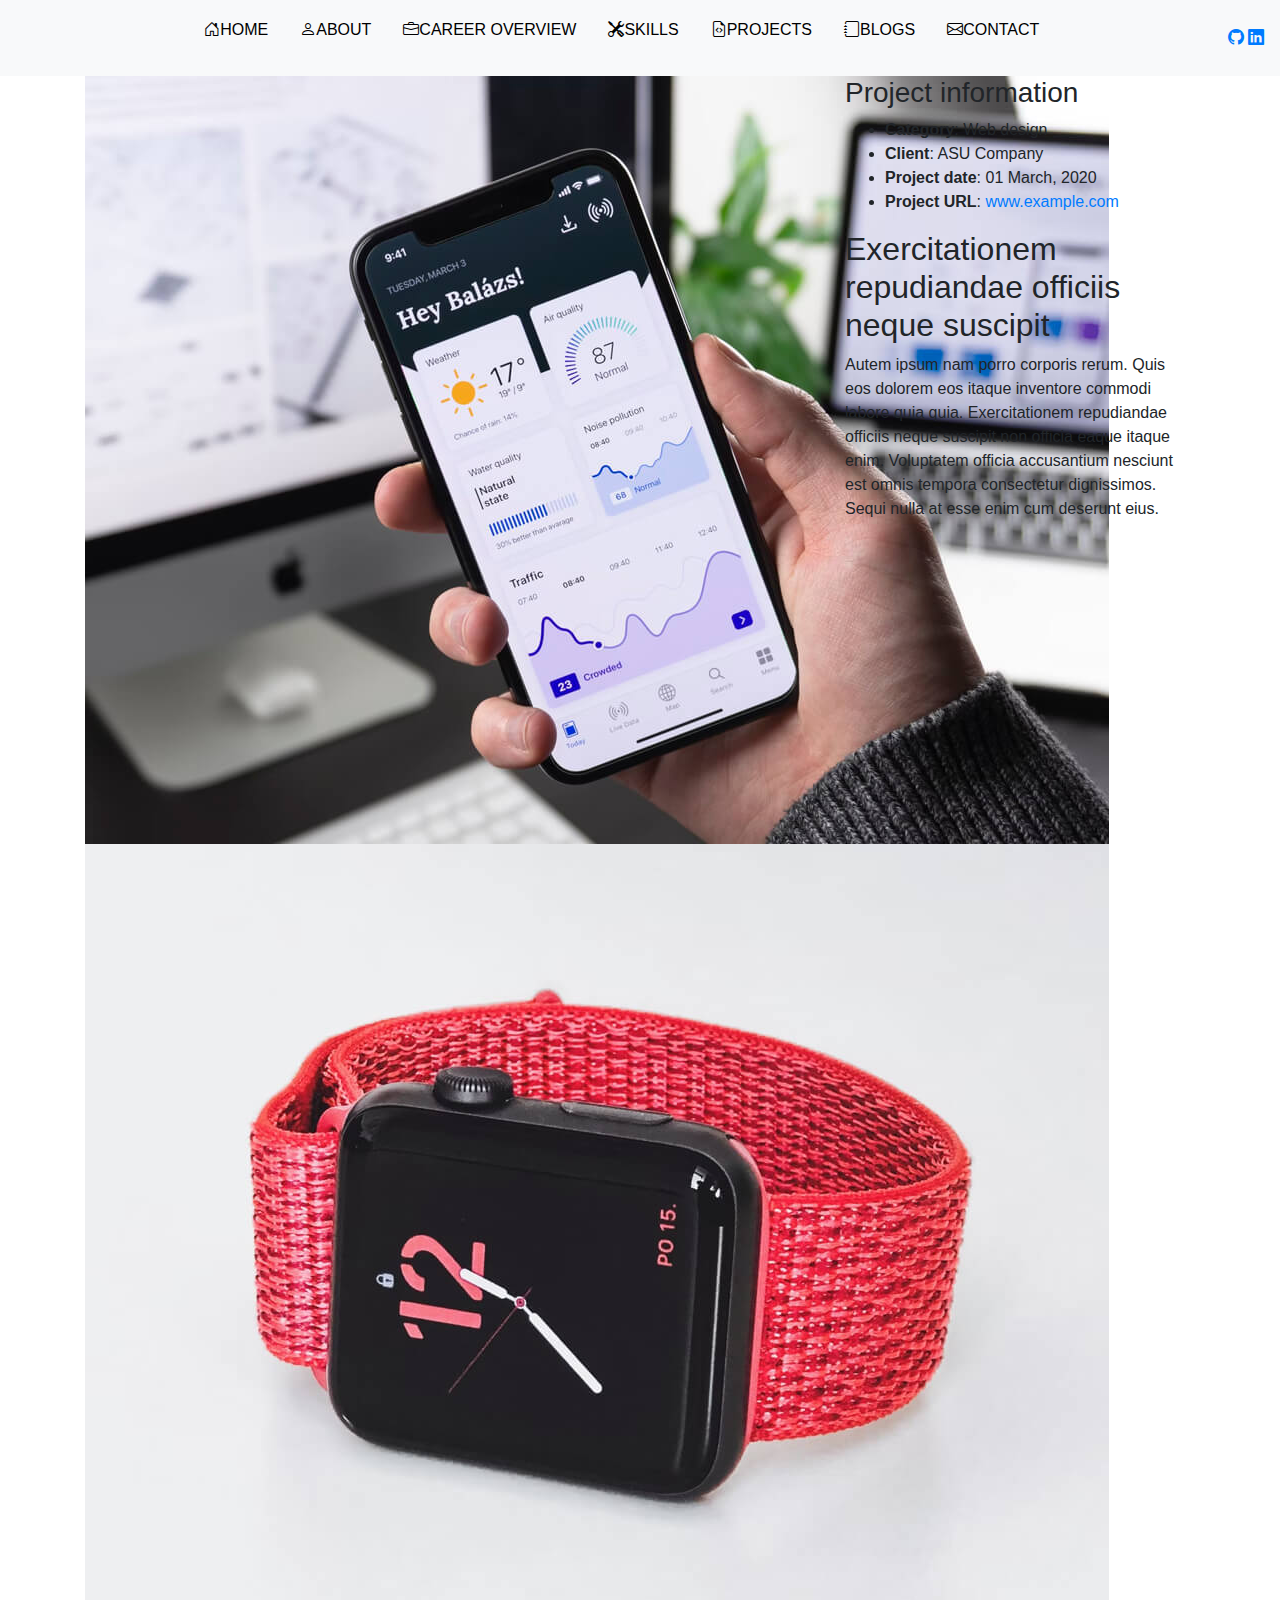
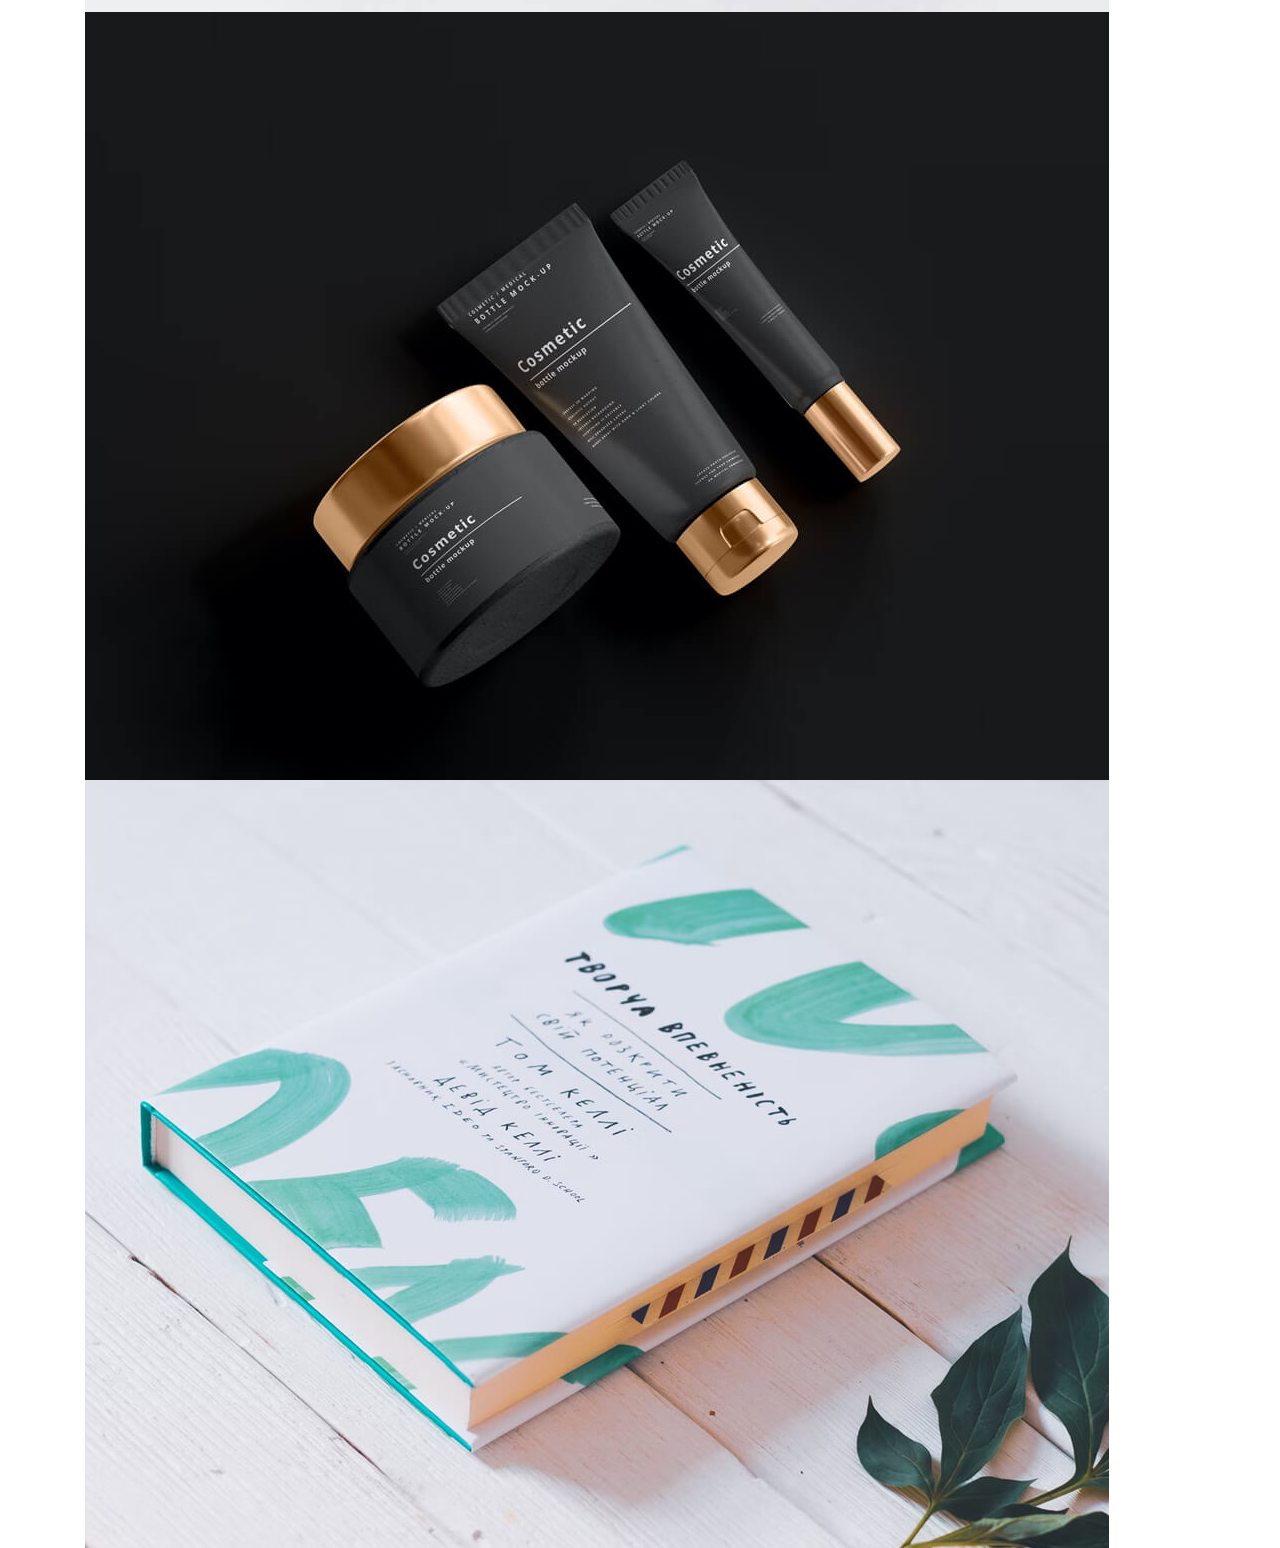
<file: portfolio-details.html>
<!DOCTYPE html>
<html lang="en">
<head>
    <meta charset="UTF-8">
    <meta name="viewport" content="width=device-width, initial-scale=1.0">
    <link rel="stylesheet" href="https://cdn.jsdelivr.net/npm/bootstrap-icons/font/bootstrap-icons.css">
    <link rel="stylesheet" href="https://stackpath.bootstrapcdn.com/bootstrap/4.5.2/css/bootstrap.min.css">
    <title>Project Details</title>
    <style>
        .index-page {
            font-family: Arial, sans-serif;
        }
        .header {
            background-color: #f8f9fa;
            padding: 10px 20px;
            position: sticky;
            top: 0;
            z-index: 1000;
        }
        .nav-link {
            color: black;
            text-decoration: none;
        }
        .nav-link:hover {
            text-decoration: underline;
        }
        #project-details {
            padding: 50px 20px;
            background-color: #e9ecef;
        }
        .project-title {
            margin-bottom: 20px;
        }
    </style>
</head>
<body class="index-page">

<header id="header" class="header d-flex justify-content-between align-items-center px-3">
    <div class="d-flex align-items-center">
        <i class="header-toggle d-xl-none bi bi-list" style="font-size: 24px; color: black;"></i>
    </div>

    <!-- Navigation Menu -->
    <nav id="navmenu" class="navmenu">
        <ul class="d-flex list-unstyled">
            <li class="me-3"><a href="#home" class="nav-link hoverable"><i class="bi bi-house-door me-1"></i>HOME</a></li>
            <li class="me-3"><a href="#about" class="nav-link hoverable"><i class="bi bi-person me-1"></i>ABOUT</a></li>
            <li class="me-3"><a href="#career-overview" class="nav-link hoverable"><i class="bi bi-briefcase me-1"></i>CAREER OVERVIEW</a></li>
            <li class="me-3"><a href="#skills" class="nav-link hoverable"><i class="bi bi-tools me-1"></i>SKILLS</a></li>
            <li class="me-3"><a href="#portfolio" class="nav-link hoverable"><i class="bi bi-file-earmark-code me-1"></i>PROJECTS</a></li>
            <li class="me-3"><a href="#services" class="nav-link hoverable"><i class="bi bi-journal me-1"></i>BLOGS</a></li>
            <li class="me-3"><a href="#contact" class="nav-link hoverable"><i class="bi bi-envelope me-1"></i>CONTACT</a></li>
        </ul>
    </nav>

    <!-- Social Links -->
    <div class="social-links ms-3">
        <a href="https://github.com/sanjana-garimella" target="_blank" class="me-2"><i class="bi bi-github"></i></a>
        <a href="https://www.linkedin.com/in/gayatri-sanjana-garimella-745902157/" target="_blank" class="me-2"><i class="bi bi-linkedin"></i></a>
    </div>
</header>

<section id="portfolio-details" class="portfolio-details section">

  <div class="container" data-aos="fade-up" data-aos-delay="100">

    <div class="row gy-4">

      <div class="col-lg-8">
        <div class="portfolio-details-slider swiper init-swiper">

          <script type="application/json" class="swiper-config">
            {
              "loop": true,
              "speed": 600,
              "autoplay": {
                "delay": 5000
              },
              "slidesPerView": "auto",
              "pagination": {
                "el": ".swiper-pagination",
                "type": "bullets",
                "clickable": true
              }
            }
          </script>

          <div class="swiper-wrapper align-items-center">

            <div class="swiper-slide">
              <img src="assets/img/portfolio/app-1.jpg" alt="">
            </div>

            <div class="swiper-slide">
              <img src="assets/img/portfolio/product-1.jpg" alt="">
            </div>

            <div class="swiper-slide">
              <img src="assets/img/portfolio/branding-1.jpg" alt="">
            </div>

            <div class="swiper-slide">
              <img src="assets/img/portfolio/books-1.jpg" alt="">
            </div>

          </div>
          <div class="swiper-pagination"></div>
        </div>
      </div>

      <div class="col-lg-4">
        <div class="portfolio-info" data-aos="fade-up" data-aos-delay="200">
          <h3>Project information</h3>
          <ul>
            <li><strong>Category</strong>: Web design</li>
            <li><strong>Client</strong>: ASU Company</li>
            <li><strong>Project date</strong>: 01 March, 2020</li>
            <li><strong>Project URL</strong>: <a href="#">www.example.com</a></li>
          </ul>
        </div>
        <div class="portfolio-description" data-aos="fade-up" data-aos-delay="300">
          <h2>Exercitationem repudiandae officiis neque suscipit</h2>
          <p>
            Autem ipsum nam porro corporis rerum. Quis eos dolorem eos itaque inventore commodi labore quia quia. Exercitationem repudiandae officiis neque suscipit non officia eaque itaque enim. Voluptatem officia accusantium nesciunt est omnis tempora consectetur dignissimos. Sequi nulla at esse enim cum deserunt eius.
          </p>
        </div>
      </div>

    </div>

  </div>

</section>

<script src="https://code.jquery.com/jquery-3.5.1.slim.min.js"></script>
<script src="https://cdn.jsdelivr.net/npm/@popperjs/core@2.10.2/dist/umd/popper.min.js"></script>
<script src="https://stackpath.bootstrapcdn.com/bootstrap/4.5.2/js/bootstrap.min.js"></script>
</body>
</html>
</file>
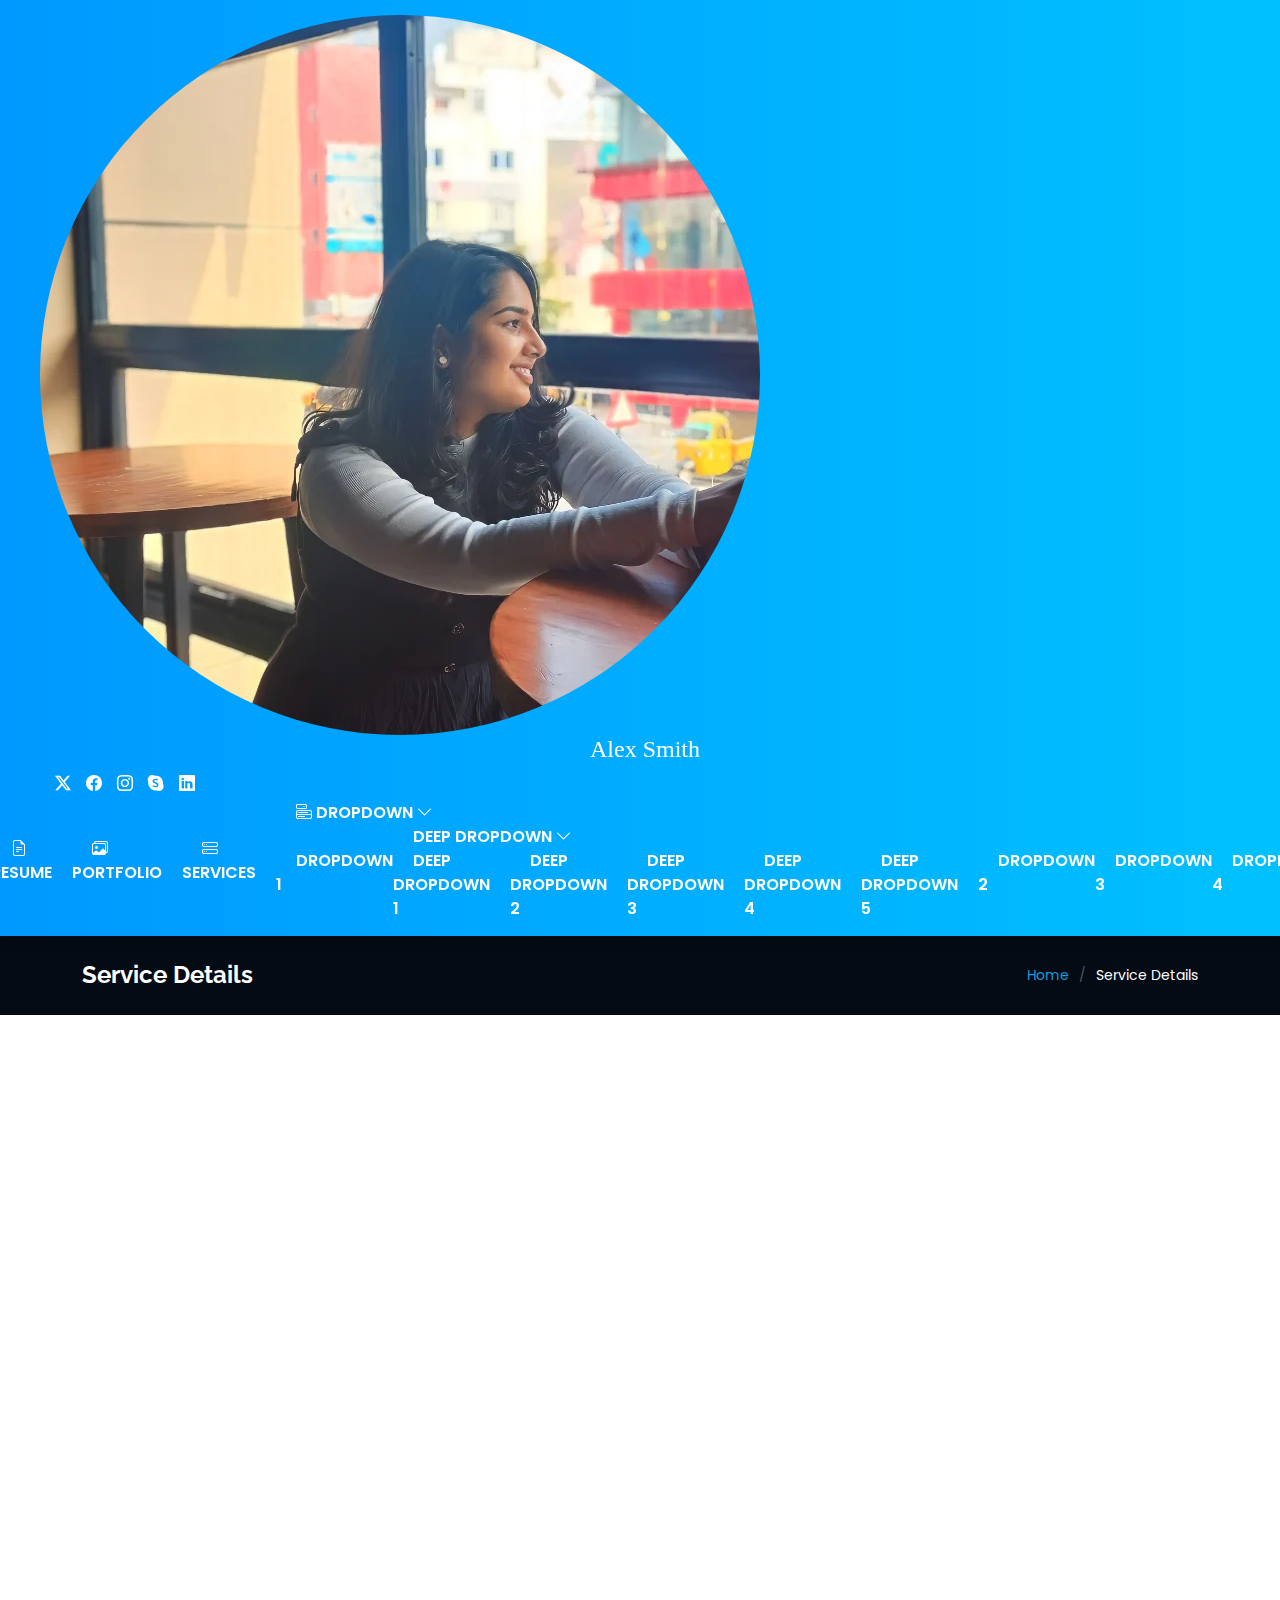
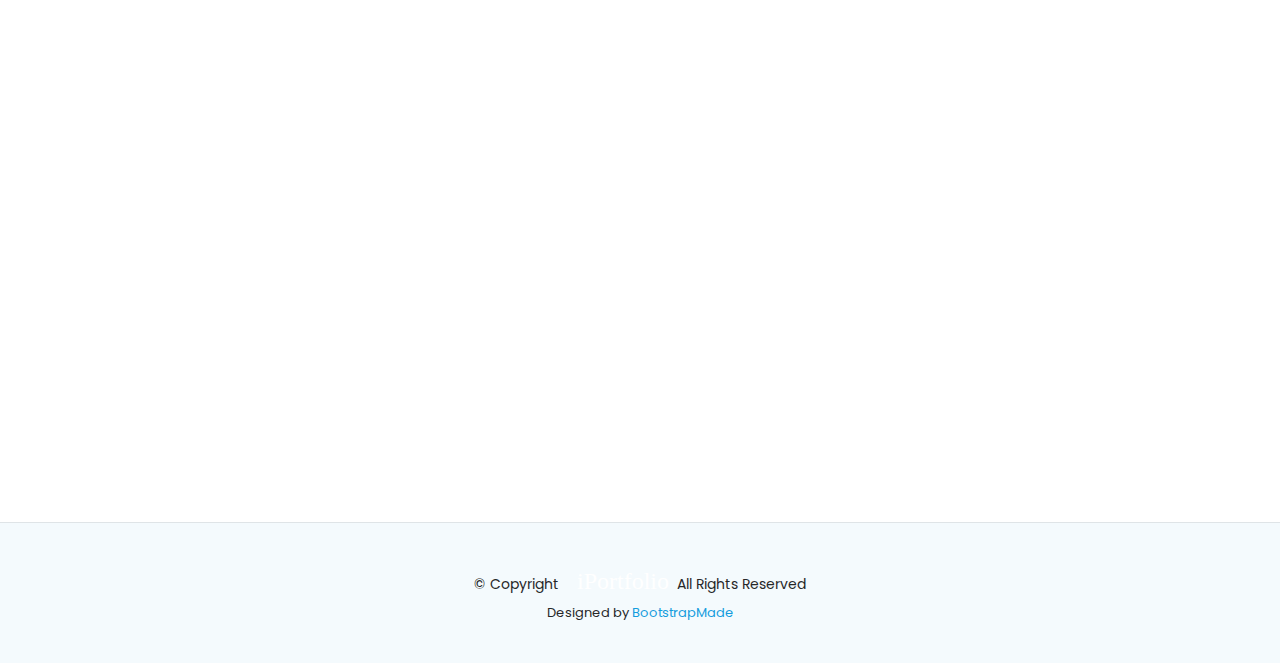
<file: service-details.html>
<!DOCTYPE html>
<html lang="en">

<head>
  <meta charset="utf-8">
  <meta content="width=device-width, initial-scale=1.0" name="viewport">
  <title>Service Details - iPortfolio Bootstrap Template</title>
  <meta content="" name="description">
  <meta content="" name="keywords">

  <!-- Favicons -->
  <link href="assets/img/favicon.png" rel="icon">
  <link href="assets/img/apple-touch-icon.png" rel="apple-touch-icon">

  <!-- Fonts -->
  <link href="https://fonts.googleapis.com" rel="preconnect">
  <link href="https://fonts.gstatic.com" rel="preconnect" crossorigin>
  <link href="https://fonts.googleapis.com/css2?family=Roboto:ital,wght@0,100;0,300;0,400;0,500;0,700;0,900;1,100;1,300;1,400;1,500;1,700;1,900&family=Poppins:ital,wght@0,100;0,200;0,300;0,400;0,500;0,600;0,700;0,800;0,900;1,100;1,200;1,300;1,400;1,500;1,600;1,700;1,800;1,900&family=Raleway:ital,wght@0,100;0,200;0,300;0,400;0,500;0,600;0,700;0,800;0,900;1,100;1,200;1,300;1,400;1,500;1,600;1,700;1,800;1,900&display=swap" rel="stylesheet">

  <!-- Vendor CSS Files -->
  <link href="assets/vendor/bootstrap/css/bootstrap.min.css" rel="stylesheet">
  <link href="assets/vendor/bootstrap-icons/bootstrap-icons.css" rel="stylesheet">
  <link href="assets/vendor/aos/aos.css" rel="stylesheet">
  <link href="assets/vendor/glightbox/css/glightbox.min.css" rel="stylesheet">
  <link href="assets/vendor/swiper/swiper-bundle.min.css" rel="stylesheet">

  <!-- Main CSS File -->
  <link href="assets/css/main.css" rel="stylesheet">

  <!-- =======================================================
  * Template Name: iPortfolio
  * Template URL: https://bootstrapmade.com/iportfolio-bootstrap-portfolio-websites-template/
  * Updated: Jun 29 2024 with Bootstrap v5.3.3
  * Author: BootstrapMade.com
  * License: https://bootstrapmade.com/license/
  ======================================================== -->
</head>

<body class="service-details-page">

  <header id="header" class="header dark-background d-flex flex-column">
    <i class="header-toggle d-xl-none bi bi-list"></i>

    <div class="profile-img">
      <img src="assets/img/my-profile-img.jpg" alt="" class="img-fluid rounded-circle">
    </div>

    <a href="index.html" class="logo d-flex align-items-center justify-content-center">
      <!-- Uncomment the line below if you also wish to use an image logo -->
      <!-- <img src="assets/img/logo.png" alt=""> -->
      <h1 class="sitename">Alex Smith</h1>
    </a>

    <div class="social-links text-center">
      <a href="#" class="twitter"><i class="bi bi-twitter-x"></i></a>
      <a href="#" class="facebook"><i class="bi bi-facebook"></i></a>
      <a href="#" class="instagram"><i class="bi bi-instagram"></i></a>
      <a href="#" class="google-plus"><i class="bi bi-skype"></i></a>
      <a href="#" class="linkedin"><i class="bi bi-linkedin"></i></a>
    </div>

    <nav id="navmenu" class="navmenu">
      <ul>
        <li><a href="#hero"><i class="bi bi-house navicon"></i>Home</a></li>
        <li><a href="#about"><i class="bi bi-person navicon"></i> About</a></li>
        <li><a href="#resume"><i class="bi bi-file-earmark-text navicon"></i> Resume</a></li>
        <li><a href="#portfolio"><i class="bi bi-images navicon"></i> Portfolio</a></li>
        <li><a href="#services"><i class="bi bi-hdd-stack navicon"></i> Services</a></li>
        <li class="dropdown"><a href="#"><i class="bi bi-menu-button navicon"></i> <span>Dropdown</span> <i class="bi bi-chevron-down toggle-dropdown"></i></a>
          <ul>
            <li><a href="#">Dropdown 1</a></li>
            <li class="dropdown"><a href="#"><span>Deep Dropdown</span> <i class="bi bi-chevron-down toggle-dropdown"></i></a>
              <ul>
                <li><a href="#">Deep Dropdown 1</a></li>
                <li><a href="#">Deep Dropdown 2</a></li>
                <li><a href="#">Deep Dropdown 3</a></li>
                <li><a href="#">Deep Dropdown 4</a></li>
                <li><a href="#">Deep Dropdown 5</a></li>
              </ul>
            </li>
            <li><a href="#">Dropdown 2</a></li>
            <li><a href="#">Dropdown 3</a></li>
            <li><a href="#">Dropdown 4</a></li>
          </ul>
        </li>
        <li><a href="#contact"><i class="bi bi-envelope navicon"></i> Contact</a></li>
      </ul>
    </nav>

  </header>

  <main class="main">

    <!-- Page Title -->
    <div class="page-title dark-background">
      <div class="container d-lg-flex justify-content-between align-items-center">
        <h1 class="mb-2 mb-lg-0">Service Details</h1>
        <nav class="breadcrumbs">
          <ol>
            <li><a href="index.html">Home</a></li>
            <li class="current">Service Details</li>
          </ol>
        </nav>
      </div>
    </div><!-- End Page Title -->

    <!-- Service Details Section -->
    <section id="service-details" class="service-details section">

      <div class="container">

        <div class="row gy-4">

          <div class="col-lg-4" data-aos="fade-up" data-aos-delay="100">
            <div class="services-list">
              <a href="#" class="active">Web Design</a>
              <a href="#">Software Development</a>
              <a href="#">Product Management</a>
              <a href="#">Graphic Design</a>
              <a href="#">Marketing</a>
            </div>

            <h4>Enim qui eos rerum in delectus</h4>
            <p>Nam voluptatem quasi numquam quas fugiat ex temporibus quo est. Quia aut quam quod facere ut non occaecati ut aut. Nesciunt mollitia illum tempore corrupti sed eum reiciendis. Maxime modi rerum.</p>
          </div>

          <div class="col-lg-8" data-aos="fade-up" data-aos-delay="200">
            <img src="assets/img/services.jpg" alt="" class="img-fluid services-img">
            <h3>Temporibus et in vero dicta aut eius lidero plastis trand lined voluptas dolorem ut voluptas</h3>
            <p>
              Blanditiis voluptate odit ex error ea sed officiis deserunt. Cupiditate non consequatur et doloremque consequuntur. Accusantium labore reprehenderit error temporibus saepe perferendis fuga doloribus vero. Qui omnis quo sit. Dolorem architecto eum et quos deleniti officia qui.
            </p>
            <ul>
              <li><i class="bi bi-check-circle"></i> <span>Aut eum totam accusantium voluptatem.</span></li>
              <li><i class="bi bi-check-circle"></i> <span>Assumenda et porro nisi nihil nesciunt voluptatibus.</span></li>
              <li><i class="bi bi-check-circle"></i> <span>Ullamco laboris nisi ut aliquip ex ea</span></li>
            </ul>
            <p>
              Est reprehenderit voluptatem necessitatibus asperiores neque sed ea illo. Deleniti quam sequi optio iste veniam repellat odit. Aut pariatur itaque nesciunt fuga.
            </p>
            <p>
              Sunt rem odit accusantium omnis perspiciatis officia. Laboriosam aut consequuntur recusandae mollitia doloremque est architecto cupiditate ullam. Quia est ut occaecati fuga. Distinctio ex repellendus eveniet velit sint quia sapiente cumque. Et ipsa perferendis ut nihil. Laboriosam vel voluptates tenetur nostrum. Eaque iusto cupiditate et totam et quia dolorum in. Sunt molestiae ipsum at consequatur vero. Architecto ut pariatur autem ad non cumque nesciunt qui maxime. Sunt eum quia impedit dolore alias explicabo ea.
            </p>
          </div>

        </div>

      </div>

    </section><!-- /Service Details Section -->

  </main>

  <footer id="footer" class="footer position-relative light-background">

    <div class="container">
      <div class="copyright text-center ">
        <p>© <span>Copyright</span> <strong class="px-1 sitename">iPortfolio</strong> <span>All Rights Reserved</span></p>
      </div>
      <div class="credits">
        <!-- All the links in the footer should remain intact. -->
        <!-- You can delete the links only if you've purchased the pro version. -->
        <!-- Licensing information: https://bootstrapmade.com/license/ -->
        <!-- Purchase the pro version with working PHP/AJAX contact form: [buy-url] -->
        Designed by <a href="https://bootstrapmade.com/">BootstrapMade</a>
      </div>
    </div>

  </footer>

  <!-- Scroll Top -->
  <a href="#" id="scroll-top" class="scroll-top d-flex align-items-center justify-content-center"><i class="bi bi-arrow-up-short"></i></a>

  <!-- Preloader -->
  <div id="preloader"></div>

  <!-- Vendor JS Files -->
  <script src="assets/vendor/bootstrap/js/bootstrap.bundle.min.js"></script>
  <script src="assets/vendor/php-email-form/validate.js"></script>
  <script src="assets/vendor/aos/aos.js"></script>
  <script src="assets/vendor/typed.js/typed.umd.js"></script>
  <script src="assets/vendor/purecounter/purecounter_vanilla.js"></script>
  <script src="assets/vendor/waypoints/noframework.waypoints.js"></script>
  <script src="assets/vendor/glightbox/js/glightbox.min.js"></script>
  <script src="assets/vendor/imagesloaded/imagesloaded.pkgd.min.js"></script>
  <script src="assets/vendor/isotope-layout/isotope.pkgd.min.js"></script>
  <script src="assets/vendor/swiper/swiper-bundle.min.js"></script>

  <!-- Main JS File -->
  <script src="assets/js/main.js"></script>

</body>

</html>
</file>
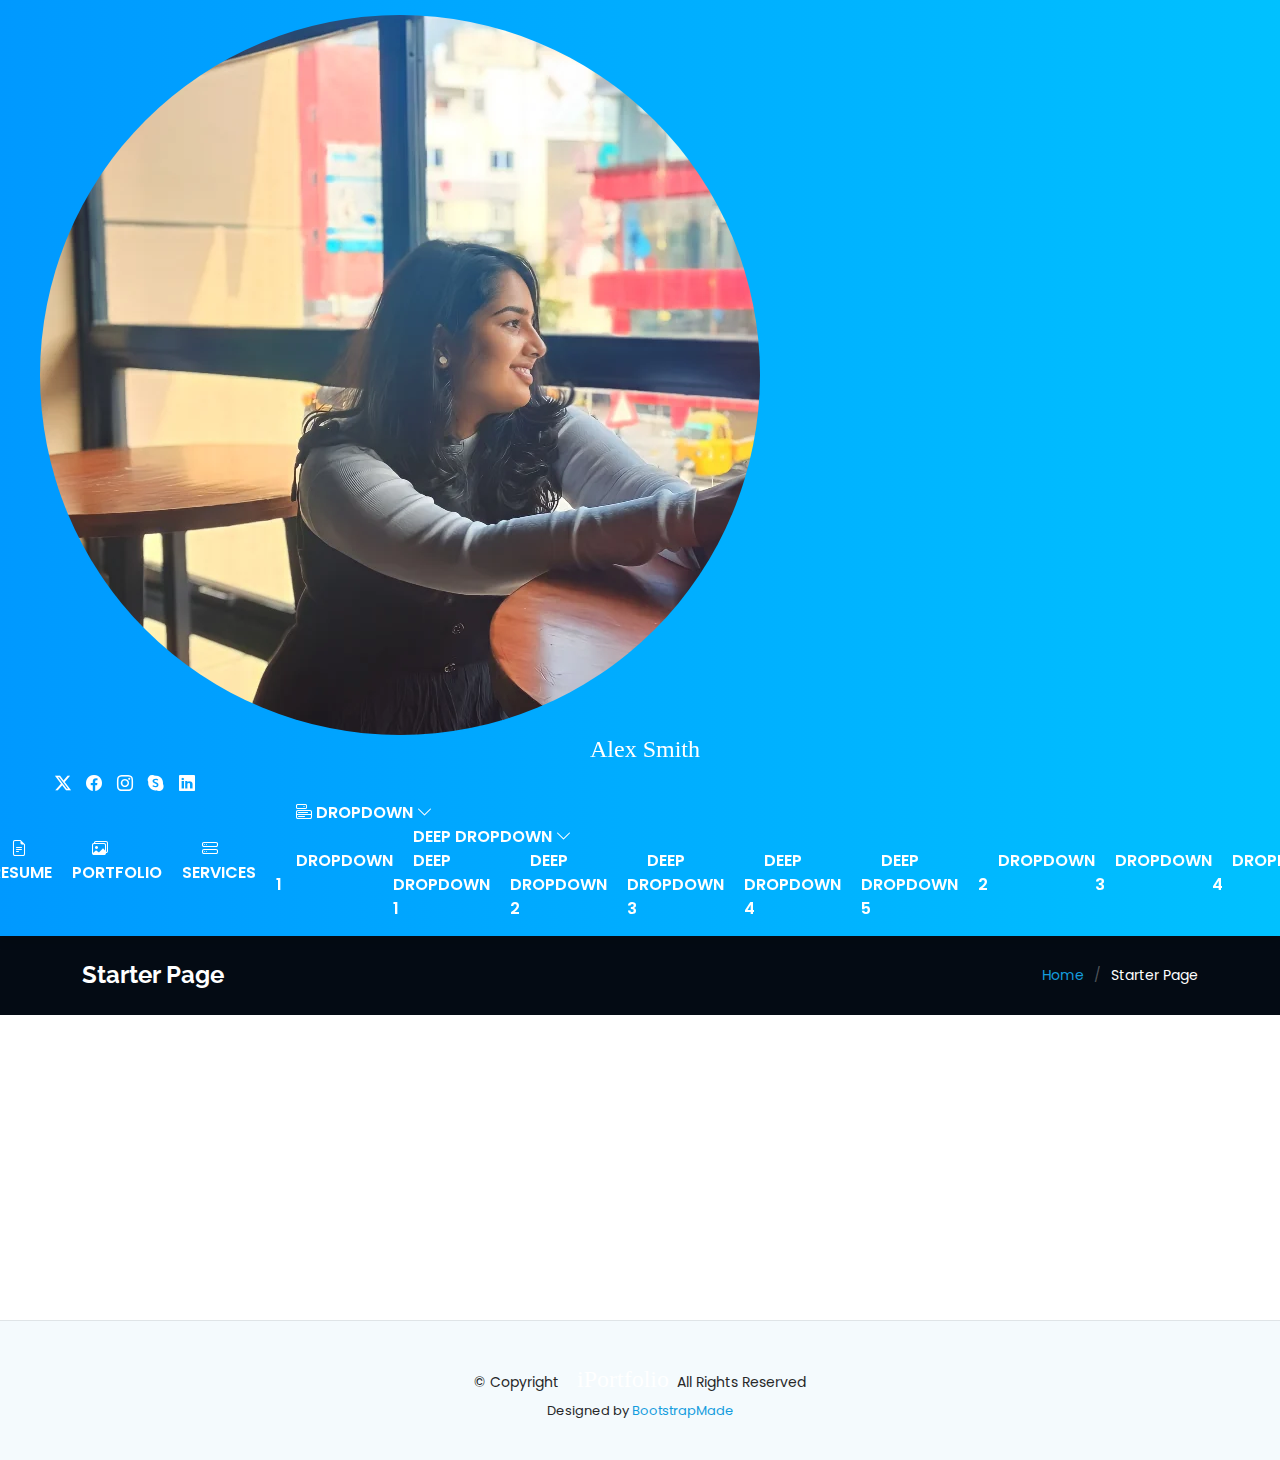
<file: starter-page.html>
<!DOCTYPE html>
<html lang="en">

<head>
  <meta charset="utf-8">
  <meta content="width=device-width, initial-scale=1.0" name="viewport">
  <title>Starter Page - iPortfolio Bootstrap Template</title>
  <meta content="" name="description">
  <meta content="" name="keywords">

  <!-- Favicons -->
  <link href="assets/img/favicon.png" rel="icon">
  <link href="assets/img/apple-touch-icon.png" rel="apple-touch-icon">

  <!-- Fonts -->
  <link href="https://fonts.googleapis.com" rel="preconnect">
  <link href="https://fonts.gstatic.com" rel="preconnect" crossorigin>
  <link href="https://fonts.googleapis.com/css2?family=Roboto:ital,wght@0,100;0,300;0,400;0,500;0,700;0,900;1,100;1,300;1,400;1,500;1,700;1,900&family=Poppins:ital,wght@0,100;0,200;0,300;0,400;0,500;0,600;0,700;0,800;0,900;1,100;1,200;1,300;1,400;1,500;1,600;1,700;1,800;1,900&family=Raleway:ital,wght@0,100;0,200;0,300;0,400;0,500;0,600;0,700;0,800;0,900;1,100;1,200;1,300;1,400;1,500;1,600;1,700;1,800;1,900&display=swap" rel="stylesheet">

  <!-- Vendor CSS Files -->
  <link href="assets/vendor/bootstrap/css/bootstrap.min.css" rel="stylesheet">
  <link href="assets/vendor/bootstrap-icons/bootstrap-icons.css" rel="stylesheet">
  <link href="assets/vendor/aos/aos.css" rel="stylesheet">
  <link href="assets/vendor/glightbox/css/glightbox.min.css" rel="stylesheet">
  <link href="assets/vendor/swiper/swiper-bundle.min.css" rel="stylesheet">

  <!-- Main CSS File -->
  <link href="assets/css/main.css" rel="stylesheet">

  <!-- =======================================================
  * Template Name: iPortfolio
  * Template URL: https://bootstrapmade.com/iportfolio-bootstrap-portfolio-websites-template/
  * Updated: Jun 29 2024 with Bootstrap v5.3.3
  * Author: BootstrapMade.com
  * License: https://bootstrapmade.com/license/
  ======================================================== -->
</head>

<body class="starter-page-page">

  <header id="header" class="header dark-background d-flex flex-column">
    <i class="header-toggle d-xl-none bi bi-list"></i>

    <div class="profile-img">
      <img src="assets/img/my-profile-img.jpg" alt="" class="img-fluid rounded-circle">
    </div>

    <a href="index.html" class="logo d-flex align-items-center justify-content-center">
      <!-- Uncomment the line below if you also wish to use an image logo -->
      <!-- <img src="assets/img/logo.png" alt=""> -->
      <h1 class="sitename">Alex Smith</h1>
    </a>

    <div class="social-links text-center">
      <a href="#" class="twitter"><i class="bi bi-twitter-x"></i></a>
      <a href="#" class="facebook"><i class="bi bi-facebook"></i></a>
      <a href="#" class="instagram"><i class="bi bi-instagram"></i></a>
      <a href="#" class="google-plus"><i class="bi bi-skype"></i></a>
      <a href="#" class="linkedin"><i class="bi bi-linkedin"></i></a>
    </div>

    <nav id="navmenu" class="navmenu">
      <ul>
        <li><a href="#hero"><i class="bi bi-house navicon"></i>Home</a></li>
        <li><a href="#about"><i class="bi bi-person navicon"></i> About</a></li>
        <li><a href="#resume"><i class="bi bi-file-earmark-text navicon"></i> Resume</a></li>
        <li><a href="#portfolio"><i class="bi bi-images navicon"></i> Portfolio</a></li>
        <li><a href="#services"><i class="bi bi-hdd-stack navicon"></i> Services</a></li>
        <li class="dropdown"><a href="#"><i class="bi bi-menu-button navicon"></i> <span>Dropdown</span> <i class="bi bi-chevron-down toggle-dropdown"></i></a>
          <ul>
            <li><a href="#">Dropdown 1</a></li>
            <li class="dropdown"><a href="#"><span>Deep Dropdown</span> <i class="bi bi-chevron-down toggle-dropdown"></i></a>
              <ul>
                <li><a href="#">Deep Dropdown 1</a></li>
                <li><a href="#">Deep Dropdown 2</a></li>
                <li><a href="#">Deep Dropdown 3</a></li>
                <li><a href="#">Deep Dropdown 4</a></li>
                <li><a href="#">Deep Dropdown 5</a></li>
              </ul>
            </li>
            <li><a href="#">Dropdown 2</a></li>
            <li><a href="#">Dropdown 3</a></li>
            <li><a href="#">Dropdown 4</a></li>
          </ul>
        </li>
        <li><a href="#contact"><i class="bi bi-envelope navicon"></i> Contact</a></li>
      </ul>
    </nav>

  </header>

  <main class="main">

    <!-- Page Title -->
    <div class="page-title dark-background">
      <div class="container d-lg-flex justify-content-between align-items-center">
        <h1 class="mb-2 mb-lg-0">Starter Page</h1>
        <nav class="breadcrumbs">
          <ol>
            <li><a href="index.html">Home</a></li>
            <li class="current">Starter Page</li>
          </ol>
        </nav>
      </div>
    </div><!-- End Page Title -->

    <!-- Starter Section Section -->
    <section id="starter-section" class="starter-section section">

      <!-- Section Title -->
      <div class="container section-title" data-aos="fade-up">
        <h2>Starter Section</h2>
        <p>Necessitatibus eius consequatur ex aliquid fuga eum quidem sint consectetur velit</p>
      </div><!-- End Section Title -->

      <div class="container" data-aos="fade-up">
        <p>Use this page as a starter for your own custom pages.</p>
      </div>

    </section><!-- /Starter Section Section -->

  </main>

  <footer id="footer" class="footer position-relative light-background">

    <div class="container">
      <div class="copyright text-center ">
        <p>© <span>Copyright</span> <strong class="px-1 sitename">iPortfolio</strong> <span>All Rights Reserved</span></p>
      </div>
      <div class="credits">
        <!-- All the links in the footer should remain intact. -->
        <!-- You can delete the links only if you've purchased the pro version. -->
        <!-- Licensing information: https://bootstrapmade.com/license/ -->
        <!-- Purchase the pro version with working PHP/AJAX contact form: [buy-url] -->
        Designed by <a href="https://bootstrapmade.com/">BootstrapMade</a>
      </div>
    </div>

  </footer>

  <!-- Scroll Top -->
  <a href="#" id="scroll-top" class="scroll-top d-flex align-items-center justify-content-center"><i class="bi bi-arrow-up-short"></i></a>

  <!-- Preloader -->
  <div id="preloader"></div>

  <!-- Vendor JS Files -->
  <script src="assets/vendor/bootstrap/js/bootstrap.bundle.min.js"></script>
  <script src="assets/vendor/php-email-form/validate.js"></script>
  <script src="assets/vendor/aos/aos.js"></script>
  <script src="assets/vendor/typed.js/typed.umd.js"></script>
  <script src="assets/vendor/purecounter/purecounter_vanilla.js"></script>
  <script src="assets/vendor/waypoints/noframework.waypoints.js"></script>
  <script src="assets/vendor/glightbox/js/glightbox.min.js"></script>
  <script src="assets/vendor/imagesloaded/imagesloaded.pkgd.min.js"></script>
  <script src="assets/vendor/isotope-layout/isotope.pkgd.min.js"></script>
  <script src="assets/vendor/swiper/swiper-bundle.min.js"></script>

  <!-- Main JS File -->
  <script src="assets/js/main.js"></script>

</body>

</html>
</file>
<file: assets/css/main.css>
/**
* Template Name: iPortfolio
* Template URL: https://bootstrapmade.com/iportfolio-bootstrap-portfolio-websites-template/
* Updated: Jun 29 2024 with Bootstrap v5.3.3
* Author: BootstrapMade.com
* License: https://bootstrapmade.com/license/
*/

/*--------------------------------------------------------------
# Font & Color Variables
# Help: https://bootstrapmade.com/color-system/
--------------------------------------------------------------*/
/* Fonts */
:root {
  --default-font: "Roboto",  system-ui, -apple-system, "Segoe UI", Roboto, "Helvetica Neue", Arial, "Noto Sans", "Liberation Sans", sans-serif, "Apple Color Emoji", "Segoe UI Emoji", "Segoe UI Symbol", "Noto Color Emoji";
  --heading-font: "Raleway",  sans-serif;
  --nav-font: "Poppins",  sans-serif;
}

/* Global Colors - The following color variables are used throughout the website. Updating them here will change the color scheme of the entire website */
:root { 
  --background-color: #ffffff; /* Background color for the entire website, including individual sections */
  --default-color: #272829; /* Default color used for the majority of the text content across the entire website */
  --heading-color: #050d18; /* Color for headings, subheadings and title throughout the website */
  --accent-color: #149ddd; /* Accent color that represents your brand on the website. It's used for buttons, links, and other elements that need to stand out */
  --surface-color: #ffffff; /* The surface color is used as a background of boxed elements within sections, such as cards, icon boxes, or other elements that require a visual separation from the global background. */
  --contrast-color: #ffffff; /* Contrast color for text, ensuring readability against backgrounds of accent, heading, or default colors. */
}

/* Nav Menu Colors - The following color variables are used specifically for the navigation menu. They are separate from the global colors to allow for more customization options */
:root {
  --nav-color: #a8a9b4;  /* The default color of the main navmenu links */
  --nav-hover-color: #ffffff; /* Applied to main navmenu links when they are hovered over or active */
  --nav-mobile-background-color: #040b14; /* Used as the background color for mobile navigation menu */
  --nav-dropdown-background-color: #040b14; /* Used as the background color for dropdown items that appear when hovering over primary navigation items */
  --nav-dropdown-color: #a8a9b4; /* Used for navigation links of the dropdown items in the navigation menu. */
  --nav-dropdown-hover-color: #ffffff; /* Similar to --nav-hover-color, this color is applied to dropdown navigation links when they are hovered over. */
}

/* Color Presets - These classes override global colors when applied to any section or element, providing reuse of the sam color scheme. */

.light-background {
  --background-color: #f4fafd;
  --surface-color: #ffffff;
}

.dark-background {
  --background-color: #040b14;
  --default-color: #ffffff;
  --heading-color: #ffffff;
  --surface-color: #151f2b;
  --contrast-color: #ffffff;
}

/* Smooth scroll */
:root {
  scroll-behavior: smooth;
}

/*--------------------------------------------------------------
# General Styling & Shared Classes
--------------------------------------------------------------*/
body {
  /* color: var(--default-color);
  background-color: var(--background-color);
  font-family: var(--default-font); */
  font-family: 'Poppins', sans-serif;
  background-color: var(--background-color);

}

a {
  color: var(--accent-color);
  text-decoration: none;
  transition: 0.3s;
}

a:hover {
  color: color-mix(in srgb, var(--accent-color), transparent 25%);
  text-decoration: none;
}

h1,
h2,
h3,
h4,
h5,
h6 {
  color: var(--heading-color);
  font-family: var(--heading-font);
}

/*-------------------------------------------------------------- 
# Global Header 
--------------------------------------------------------------*/
@import url('https://fonts.googleapis.com/css2?family=Roboto:wght@400;500;700&family=Pacifico&display=swap');

/* Header Styling */
.header {
  position: sticky;
  top: 0; /* Sticks the header to the top of the viewport */
  z-index: 1000; /* Ensures it stays on top of other elements */
  background-color: white; /* Optional: Set background color for visibility */
  box-shadow: 0 2px 5px rgba(0, 0, 0, 0.1); /* Optional: Add a subtle shadow */
  background: linear-gradient(90deg, #0099ff, #00c1ff); /* Subtle gradient for depth */
  padding: 15px 40px; /* More space for a balanced look */
  box-shadow: 0px 4px 10px rgba(0, 0, 0, 0.2); /* Elevate with a subtle shadow */
}

/* Site Name */
.sitename {
  font-size: 24px; /* Adjusted font size for site name */
  color: white; /* White text color for site name */
  font-weight: 500; /* Medium weight */
  margin-left: 10px; /* Left margin */
  font-family: 'Pacifico', cursive; /* Beautiful font */
  transition: color 0.3s ease; /* Smooth color transition */
}

/* Navigation Menu */
.navmenu {
  display: flex; /* Horizontal alignment */
  justify-content: center; /* Center the nav items */
  width: 100%; /* Full width for proper centering */
  margin-top: 5px; /* Reduced space above nav items */
  background: transparent; /* Transparent nav background */
}

.avatar {
  width: 40px; /* Adjust size as needed */
  height: 40px; /* Same as width for a circular effect */
  border-radius: 50%; /* Makes the image circular */
  object-fit: cover; /* Ensures the image maintains its aspect ratio */
  margin-right: 10px; /* Space between the avatar and the HOME button */
}

/* Navigation Item Styles */
.navmenu ul {
  display: flex;
  justify-content: space-around; /* Balanced spacing between items */
  align-items: center;
  list-style: none;
  padding: 0;
  margin: 0;
}

.navmenu ul li {
  position: relative;
}

.navmenu ul li a {
  font-size: 16px; /* Larger, easy-to-read font */
  color: white; /* White text */
  text-transform: uppercase;
  padding: 10px 20px; /* Slight padding for hover effect */
  font-weight: 600;
  text-decoration: none; /* Remove underline */
  transition: background-color 0.3s ease, color 0.3s ease; /* Smooth background and color transition */
  border-radius: 5px; /* Subtle rounded corners */
}

/* Hover effect: White background around links */
.navmenu ul li a:hover {
  background-color: white; /* White background on hover */
  color: #333333; /* Dark text color on hover for contrast */
  box-shadow: 0px 6px 12px rgba(0, 0, 0, 0.2); /* Slight shadow for pop effect */
  transform: translateY(-2px); /* Slight lift effect */
}

/* Active menu item */
.navmenu ul li.active a {
  background-color: white; /* White background for active state */
  color: #333333; /* Dark text for active state */
}

/* Social Icons Styling */
.header .social-icons {
  display: flex;
  align-items: center;
}

.header .social-icons a {
  margin-left: 20px;
  font-size: 20px;
  color: white; /* White social icons */
  transition: color 0.3s ease;
}

.header .social-icons a:hover {
  color: #f0efe8; /* Highlight on hover */
}



/* Hover Effect */
.hoverable {
  display: inline-block;
  backface-visibility: hidden;
  vertical-align: middle;
  position: relative;
  box-shadow: 0 0 1px rgba(0, 0, 0, 0);
  transform: translateZ(0);
  transition-duration: .3s;
  transition-property: transform;
}

.hoverable:before {
  position: absolute;
  pointer-events: none;
  z-index: -1;
  content: '';
  top: 100%;
  left: 5%;
  height: 10px;
  width: 90%;
  opacity: 0;
  background: radial-gradient(ellipse at center, rgba(255, 255, 255, 0.35) 0%, rgba(255, 255, 255, 0) 80%);
  transition-duration: 0.3s;
  transition-property: transform, opacity;
}

.hoverable:hover,
.hoverable:active,
.hoverable:focus {
  transform: translateY(-5px);
}

.hoverable:hover:before,
.hoverable:active:before,
.hoverable:focus:before {
  opacity: 1;
  transform: translateY(-5px);
}

/* Social Links */
.social-links {
  display: flex; /* Flexbox for social links */
}

.social-links a {
  color: white; /* White color for social icons */
  margin-left: 15px; /* Space between icons */
}

/* Media Queries */
@media screen and (max-width: 768px) {
  .header {
    flex-direction: column; /* Stack items vertically */
    align-items: flex-start; /* Align to start */
  }

  .navmenu ul {
    flex-direction: column; /* Stack navigation links */
    margin-top: 10px; /* Space above navigation */
  }

  .navmenu ul li {
    margin-bottom: 12px; /* Space below each link */
  }

  .header-toggle {
    display: block; /* Show toggle for mobile */
  }
}

/*-------------------------------------------------------------- 
# Image Section Styling
--------------------------------------------------------------*/

/* Image Container */
.image-container {
  display: flex;
  justify-content: center; /* Center the image */
  align-items: center;
  padding: 40px; /* Ample padding around the image */
  background: linear-gradient(90deg, #0099ff, #00c1ff); /* Subtle gradient like the header */
  box-shadow: 0px 4px 15px rgba(0, 0, 0, 0.3); /* Deeper shadow for a soft elevation */
  border-radius: 10px; /* Rounded corners for a sleek look */
  max-width: 1000px; /* Ensure image doesn’t stretch too wide */
  margin: 0 auto; /* Centering container horizontally */
}

/* Image Styling */
.image-container img {
  width: 100%; /* Make the image responsive */
  max-width: 800px; /* Limit the max width */
  height: auto; /* Keep aspect ratio intact */
  border-radius: 8px; /* Soft border radius */
  transition: transform 0.3s ease; /* Smooth scaling transition */
}

.image-container img:hover {
  transform: scale(1.05); /* Slight zoom on hover */
  box-shadow: 0px 4px 20px rgba(0, 0, 0, 0.5); /* Enhanced shadow on hover */
}

/* Image Caption */
.image-caption {
  font-family: 'Roboto', sans-serif; /* Consistent font */
  color: white; /* White text for contrast */
  font-size: 18px; /* Larger, legible text */
  font-weight: 500; /* Medium weight for readability */
  text-align: center; /* Center the caption */
  margin-top: 15px; /* Space between image and caption */
  padding: 10px 20px;
  background-color: rgba(0, 0, 0, 0.5); /* Dark background with some transparency */
  border-radius: 8px; /* Matching rounded corners */
  transition: background-color 0.3s ease; /* Smooth background transition */
}

.image-caption:hover {
  background-color: rgba(0, 0, 0, 0.7); /* Darker on hover for emphasis */
}

/* Media Queries */
@media screen and (max-width: 768px) {
  /* Ensure the image is responsive on smaller screens */
  .image-container {
    flex-direction: column; /* Stack items vertically on small screens */
    padding: 20px; /* Reduced padding for mobile */
  }

  .image-container img {
    max-width: 100%; /* Full-width image on small screens */
  }

  .image-caption {
    font-size: 16px; /* Smaller caption text on mobile */
    margin-top: 10px; /* Reduced margin on smaller screens */
  }
}

/*--------------------------------------------------------------
# Global Footer
--------------------------------------------------------------*/
.footer {
  color: var(--default-color);
  background-color: var(--background-color);
  font-size: 14px;
  padding: 40px 0;
  position: relative;
  border-top: 1px solid color-mix(in srgb, var(--default-color), transparent 90%);
}

.footer .copyright p {
  margin-bottom: 0;
}

.footer .credits {
  margin-top: 4px;
  font-size: 13px;
  text-align: center;
}

/*--------------------------------------------------------------
# Preloader
--------------------------------------------------------------*/
#preloader {
  position: fixed;
  inset: 0;
  z-index: 999999;
  overflow: hidden;
  background: var(--background-color);
  transition: all 0.6s ease-out;
}

#preloader:before {
  content: "";
  position: fixed;
  top: calc(50% - 30px);
  left: calc(50% - 30px);
  border: 6px solid #ffffff;
  border-color: var(--accent-color) transparent var(--accent-color) transparent;
  border-radius: 50%;
  width: 60px;
  height: 60px;
  animation: animate-preloader 1.5s linear infinite;
}

@keyframes animate-preloader {
  0% {
    transform: rotate(0deg);
  }

  100% {
    transform: rotate(360deg);
  }
}

/*--------------------------------------------------------------
# Scroll Top Button
--------------------------------------------------------------*/
.scroll-top {
  position: fixed;
  visibility: hidden;
  opacity: 0;
  right: 15px;
  bottom: -15px;
  z-index: 99999;
  background-color: var(--accent-color);
  width: 44px;
  height: 44px;
  border-radius: 50px;
  transition: all 0.4s;
}

.scroll-top i {
  font-size: 24px;
  color: var(--contrast-color);
  line-height: 0;
}

.scroll-top:hover {
  background-color: color-mix(in srgb, var(--accent-color), transparent 20%);
  color: var(--contrast-color);
}

.scroll-top.active {
  visibility: visible;
  opacity: 1;
  bottom: 15px;
}

/*--------------------------------------------------------------
# Disable aos animation delay on mobile devices
--------------------------------------------------------------*/
@media screen and (max-width: 768px) {
  [data-aos-delay] {
    transition-delay: 0 !important;
  }
}

/*--------------------------------------------------------------
# Global Page Titles & Breadcrumbs
--------------------------------------------------------------*/
.page-title {
  color: var(--default-color);
  background-color: var(--background-color);
  padding: 25px 0;
  position: relative;
}

.page-title h1 {
  font-size: 24px;
  font-weight: 700;
}

.page-title .breadcrumbs ol {
  display: flex;
  flex-wrap: wrap;
  list-style: none;
  padding: 0;
  margin: 0;
  font-size: 14px;
  font-weight: 400;
}

.page-title .breadcrumbs ol li+li {
  padding-left: 10px;
}

.page-title .breadcrumbs ol li+li::before {
  content: "/";
  display: inline-block;
  padding-right: 10px;
  color: color-mix(in srgb, var(--default-color), transparent 70%);
}

/*--------------------------------------------------------------
# Global Sections
--------------------------------------------------------------*/
section,
.section {
  color: var(--default-color);
  background-color: var(--background-color);
  padding: 60px 0;
  overflow: clip;
}

/*--------------------------------------------------------------
# Global Section Titles
--------------------------------------------------------------*/
.section-title {
  padding-bottom: 60px;
  position: relative;
}

.section-title h2 {
  font-size: 32px;
  font-weight: 700;
  margin-bottom: 20px;
  padding-bottom: 20px;
  position: relative;
}

.section-title h2:after {
  content: "";
  position: absolute;
  display: block;
  width: 50px;
  height: 3px;
  background: var(--accent-color);
  left: 0;
  bottom: 0;
}

.section-title p {
  margin-bottom: 0;
}

/*--------------------------------------------------------------

/* home Section */
body {
  margin: 0;
}

.home {
  display: flex;
  align-items: center;
  justify-content: center; /* Center content horizontally */
  position: relative;
  width: 100%;
  height: 100vh;
  background: url('assets/img/bck.jpg') no-repeat center center;
  background-size: cover;
  overflow: hidden;
  z-index: 1;
}

.home .container {
  position: relative;
  z-index: 2;
  color: #000;
  text-align: center; /* Center align text */
  max-width: 60%; /* Set a reasonable width */
  padding: 20px;
}

.shadows {
  color: #00aaff; /* Text color */
  letter-spacing: -0.05em; /* Space between letters */
  font-family: 'Anton', Arial, sans-serif; /* Font family */
  user-select: none; /* Prevent text selection */
  font-size: 80px; /* Adjusted font size for better fit */
  transition: all 0.25s ease-out; /* Smooth transition */
  white-space: nowrap; /* Prevent text wrapping */
}

.shadows:hover {
  text-shadow: -16px 6px 15px #ced0d3; /* Shadow effect on hover */
}

.home p {
  margin: 10px 0 20px 0; /* Add margin for spacing */
  font-size: 28px;
  font-weight: 300;
  color: #333;
  line-height: 1.5; /* Adds readability */
}

.home .social-links {
  margin-top: 25px;
  z-index: 3;
  display: flex; /* Use flex to arrange social icons in a row */
  justify-content: center; /* Center align social links */
}

.home .social-links a {
  font-size: 24px;
  color: #00aaff;
  margin: 0 10px; /* Space between social icons */
  transition: 0.3s;
}


/* home background image styling */
.home img {
  width: auto;
  height: 100%;
  object-fit: contain;
  position: relative; /* Keep as relative to maintain layering */
  top: -20px;
  left: -4px;
  z-index: 1;
  border: 5px solid transparent;
  clip-path: inset(5px);
}

.home .social-links a:last-child {
  margin-right: 0;
}

.home .social-links a:hover {
  color: #0f7cbf;
}

/* Media Queries for smaller devices */
@media (max-width: 768px) {
  .home .container {
    max-width: 90%; /* Increase container width for smaller screens */
    left: 5%;
  }

  .home h2 {
    font-size: 48px; /* Smaller font for better responsiveness */
  }

  .dynamic-text-shadow {
    text-shadow: 1px 1px 2px #00aaff, 2px 2px 4px #0278c2; /* Smaller shadow for mobile */
  }

  .home p {
    font-size: 20px;
  }
}


@import url('https://fonts.googleapis.com/css2?family=Montserrat:wght@500&display=swap');
/* Alternative option: @import url('https://fonts.googleapis.com/css2?family=Poppins:wght@500&display=swap'); */


.button-cv {
  font-size: 16px;
  font-weight: 700; /* Increased weight for better visibility */
  letter-spacing: 1px;
  padding: 13px 20px; /* Adjust padding for better click area */
  outline: 0;
  border: 2px solid #00aaff; /* Border color using the specified blue */
  cursor: pointer;
  position: relative;
  background-color: transparent; /* Transparent background */
  color: #00aaff; /* Text color matching the specified blue */
  display: inline-flex; /* Align icon and text */
  align-items: center; /* Center icon and text vertically */
  gap: 10px; /* Space between icon and text */
  transition: color 0.3s ease, transform 0.3s ease; /* Smooth transition effects */
}

.button-cv-link {
  text-decoration: none; /* Remove underline and any default styling applied by <a> */
  display: inline-block; /* Make sure it behaves like a block-level element */
}

.button-cv:after {
  content: "";
  background-color: rgba(0, 170, 255, 0.2); /* Light blue background for hover effect */
  width: 100%;
  z-index: -1;
  position: absolute;
  height: 100%;
  top: 7px; /* Slight offset for effect */
  left: 7px; /* Slight offset for effect */
  transition: top 0.2s, left 0.2s; /* Smooth transition for the background effect */
}

.button-cv:hover:after {
  top: 0px; /* Moves background to fill the button on hover */
  left: 0px; /* Moves background to fill the button on hover */
}

.button-cv:hover {
  color:#0f7cbf; /* Change text color to white on hover for better contrast */
  transform: translateY(-2px); /* Slight lift effect on hover */
}

@media (min-width: 768px) {
  .button-cv {
    padding: 13px 50px; /* Adjust padding for larger screens */
  }
}



/* Media Query for Small Screens */
@media (max-width: 768px) {
  .home {
    flex-direction: column;
    align-items: center;
  }

  .home img {
    width: 100%;
    height: auto;
  }

  .home .container {
    max-width: 90%; /* Ensure it has enough space on small screens */
  }

  .home h2 {
    font-size: 32px; /* Smaller font size for mobile */
  }

  .home p {
    font-size: 20px;
  }

  .resume-cv-buttons {
    flex-direction: column;
    align-items: center;
  }

  .button-skew-blue, .button-skew-white {
    width: 100%;
    margin-bottom: 15px;
    padding: 14px 20px;
  }
}

.sg-icon {
  display: flex;
  align-items: center;
  justify-content: center;
  width: 50px; /* Adjust width as needed */
  height: 50px; /* Adjust height as needed */
  border-radius: 50%; /* Makes it circular */
  background-color: #0099ff; /* Background color */
  color: white; /* Text color */
  font-size: 20px; /* Font size for the initials */
  font-family: 'Roboto', sans-serif; /* Use the Roboto font */
  font-weight: 700; /* Bold text */
  box-shadow: 0 2px 4px rgba(0, 0, 0, 0.2); /* Subtle shadow */
  text-align: center; /* Center the text */
  transition: background-color 0.3s; /* Smooth background color transition */
}

/* Optional hover effect */
.sg-icon:hover {
  background-color: #00c1ff; /* Change color on hover */
  cursor: pointer; /* Change cursor on hover */
}




#home, #about {
  margin: 0; /* Removes margin */
  padding: 10px 0; /* Adjust as necessary */
}
/* About Section */
.about {
  padding: 20px 20px;
  margin-top: 0;
  background-color: #ffffff;
  position: relative;
  z-index: 1;
  opacity: 0; /* Start hidden */
  transform: translateY(20px); /* Initial position */
  transition: opacity 0.6s ease-out, transform 0.6s ease-out; /* Smooth transition */
}

.about.visible {
  opacity: 1; /* Make visible */
  transform: translateY(0); /* Reset position */
}

.about .content h2 {
  font-weight: 700;
  font-size: 28px;
  color: #00aaff;
  margin-bottom: 10px; /* Adjusted for less space below the heading */
}

.about .content ul {
  list-style: none;
  padding: 0;
  margin: 0; /* Removed margin to avoid gaps */
}

.about .content ul li {
  margin-bottom: 10px; /* Adjusted for less space between list items */
  display: flex;
  align-items: center;
  font-size: 16px;
}

.about .content ul strong {
  margin-right: 10px;
  color: #00aaff;
}

.about .content ul i {
  font-size: 20px;
  margin-right: 10px;
  color: #00aaff;
}

.about img {
  box-shadow: 0 6px 12px rgba(0, 0, 0, 0.1);
}

.about p {
  font-size: 16px;
  line-height: 1.6;
  color: #666;
  margin: 0; /* Removed margin to eliminate gaps */
}

.hello-text {
  margin-top: 20px; /* Move the hello text down */
}

.container.section-title h2 {
  font-size: 32px;
  color: #00aaff;
  margin: 0; /* Removed margin to eliminate gaps */
}

.container.section-title p {
  font-size: 18px;
  color: #333;
  margin: 0; /* Removed margin to eliminate gaps */
}

.text-primary {
  color: #00aaff;
}

.py-3 {
  padding-top: 1rem !important;
  padding-bottom: 1rem !important;
  margin: 0; /* Removed margin to eliminate gaps */
}


/*--------------------------------------------------------------
# Stats Section
--------------------------------------------------------------*/
.stats .stats-item {
  padding: 30px;
  width: 100%;
}

.stats .stats-item i {
  color: var(--accent-color);
  display: block;
  font-size: 44px;
  float: left;
  line-height: 0;
}

.stats .stats-item .purecounter {
  color: var(--heading-color);
  font-size: 48px;
  line-height: 40px;
  display: block;
  font-weight: 700;
  margin-left: 60px;
}

.stats .stats-item p {
  color: color-mix(in srgb, var(--default-color), transparent 40%);
  padding: 15px 0 0 0;
  margin: 0 0 0 60px;
  font-family: var(--heading-font);
  font-size: 14px;
}

/*--------------------------------------------------------------
# Skills Section
--------------------------------------------------------------*/
.skills {
  background-color: #f9f9f9;
  padding: 50px 0;
}

.skills-content {
  display: flex;
  justify-content: center; /* Center the grid */
  flex-wrap: wrap;
  gap: 20px; /* Space between items */
}

.skill-box {
  background-color: #fff;
  border: 1px solid #ddd;
  padding: 20px;
  border-radius: 10px;
  display: flex;
  align-items: center; /* Align icon and text vertically */
  box-shadow: 0 4px 6px rgba(0, 0, 0, 0.1);
  transition: transform 0.3s ease, box-shadow 0.3s ease;
  width: 22%; /* Each box will take about 22% of the row */
  box-sizing: border-box;
}

.skill-box:hover {
  transform: translateY(-10px);
  box-shadow: 0 8px 16px rgba(0, 0, 0, 0.2);
}

.skill-icon {
  width: 40px;
  height: 40px;
  margin-right: 15px;
  object-fit: contain; /* Ensure the icon fits properly inside the container */
}


.skill-box h4 {
  font-size: 16px;
  font-weight: bold;
  color: #333;
}

@media (max-width: 1200px) {
  .skill-box {
    width: 45%; /* 2 items per row on medium screens */
  }
}

@media (max-width: 768px) {
  .skill-box {
    width: 100%; /* Full width for mobile screens */
  }
}



/*--------------------------------------------------------------
# career-overview Section
--------------------------------------------------------------*/
.career-overview .career-overview-title {
  color: var(--heading-color);
  font-size: 26px;
  font-weight: 700;
  margin-top: 20px;
  margin-bottom: 20px;
}

.career-overview .career-overview-item {
  padding: 0 0 20px 20px;
  margin-top: -2px;
  border-left: 2px solid var(--accent-color);
  position: relative;
}

.career-overview .career-overview-item h4 {
  line-height: 18px;
  font-size: 18px;
  font-weight: 600;
  text-transform: uppercase;
  color: color-mix(in srgb, var(--default-color), transparent 20%);
  margin-bottom: 10px;
}

.career-overview .career-overview-item h5 {
  font-size: 16px;
  padding: 5px 15px;
  display: inline-block;
  font-weight: 600;
  margin-bottom: 10px;
}

.career-overview .career-overview-item ul {
  padding-left: 20px;
}

.career-overview .career-overview-item ul li {
  padding-bottom: 10px;
}

.career-overview .career-overview-item:last-child {
  padding-bottom: 0;
}

.career-overview .career-overview-item::before {
  content: "";
  position: absolute;
  width: 16px;
  height: 16px;
  border-radius: 50px;
  left: -9px;
  top: 0;
  background: var(--background-color);
  border: 2px solid var(--accent-color);
}

/*--------------------------------------------------------------
# Portfolio Section
--------------------------------------------------------------*/
.portfolio .portfolio-filters {
  padding: 0;
  margin: 0 auto 20px auto;
  list-style: none;
  text-align: center;
}

.portfolio .portfolio-filters li {
  cursor: pointer;
  display: inline-block;
  padding: 0;
  font-size: 14px;
  font-weight: 400;
  margin: 0 10px;
  line-height: 1;
  text-transform: uppercase;
  margin-bottom: 10px;
  transition: all 0.3s ease-in-out;
}

.portfolio .portfolio-filters li:hover,
.portfolio .portfolio-filters li.filter-active {
  color: var(--accent-color);
}

.portfolio .portfolio-filters li:first-child {
  margin-left: 0;
}

.portfolio .portfolio-filters li:last-child {
  margin-right: 0;
}

@media (max-width: 575px) {
  .portfolio .portfolio-filters li {
    font-size: 14px;
    margin: 0 5px;
  }
}

.portfolio .portfolio-content {
  position: relative;
  overflow: hidden;
}

.portfolio .portfolio-content img {
  transition: 0.3s;
}

.portfolio .portfolio-content .portfolio-info {
  opacity: 0;
  position: absolute;
  inset: 0;
  z-index: 3;
  transition: all ease-in-out 0.3s;
  background: rgba(0, 0, 0, 0.6);
  padding: 15px;
}

.portfolio .portfolio-content .portfolio-info h4 {
  font-size: 14px;
  padding: 5px 10px;
  font-weight: 400;
  color: #ffffff;
  display: inline-block;
  background-color: var(--accent-color);
}

.portfolio .portfolio-content .portfolio-info p {
  position: absolute;
  bottom: 10px;
  text-align: center;
  display: inline-block;
  left: 0;
  right: 0;
  font-size: 16px;
  font-weight: 600;
  color: rgba(255, 255, 255, 0.8);
}

.portfolio .portfolio-content .portfolio-info .preview-link,
.portfolio .portfolio-content .portfolio-info .details-link {
  position: absolute;
  left: calc(50% - 40px);
  font-size: 26px;
  top: calc(50% - 14px);
  color: #fff;
  transition: 0.3s;
  line-height: 1.2;
}

.portfolio .portfolio-content .portfolio-info .preview-link:hover,
.portfolio .portfolio-content .portfolio-info .details-link:hover {
  color: var(--accent-color);
}

.portfolio .portfolio-content .portfolio-info .details-link {
  left: 50%;
  font-size: 34px;
  line-height: 0;
}

.portfolio .portfolio-content:hover .portfolio-info {
  opacity: 1;
}

.portfolio .portfolio-content:hover img {
  transform: scale(1.1);
}

/*--------------------------------------------------------------
# Services Section
--------------------------------------------------------------*/
.services .service-item {
  position: relative;
}

.services .service-item .icon {
  background: var(--accent-color);
  display: flex;
  align-items: center;
  justify-content: center;
  width: 54px;
  height: 54px;
  border-radius: 50%;
  transition: 0.5s;
  border: 1px solid var(--accent-color);
  margin-right: 20px;
}

.services .service-item .icon i {
  color: var(--contrast-color);
  font-size: 24px;
  line-height: 0;
}

.services .service-item:hover .icon {
  background: var(--surface-color);
}

.services .service-item:hover .icon i {
  color: var(--accent-color);
}

.services .service-item .title {
  font-weight: 700;
  margin-bottom: 15px;
  font-size: 18px;
}

.services .service-item .title a {
  color: var(--heading-color);
}

.services .service-item .title a:hover {
  color: var(--accent-color);
}

.services .service-item .description {
  line-height: 24px;
  font-size: 14px;
}

/*--------------------------------------------------------------
# Testimonials Section
--------------------------------------------------------------*/
.testimonials .testimonials-carousel,
.testimonials .testimonials-slider {
  overflow: hidden;
}

.testimonials .testimonial-item {
  box-sizing: content-box;
  text-align: center;
  min-height: 320px;
}

.testimonials .testimonial-item .testimonial-img {
  width: 90px;
  border-radius: 50%;
  margin: 0 auto;
}

.testimonials .testimonial-item h3 {
  font-size: 18px;
  font-weight: bold;
  margin: 10px 0 5px 0;
}

.testimonials .testimonial-item h4 {
  font-size: 14px;
  color: color-mix(in srgb, var(--default-color), transparent 20%);
  margin: 0;
}

.testimonials .testimonial-item .quote-icon-left,
.testimonials .testimonial-item .quote-icon-right {
  color: color-mix(in srgb, var(--accent-color), transparent 40%);
  font-size: 26px;
  line-height: 0;
}

.testimonials .testimonial-item .quote-icon-left {
  display: inline-block;
  left: -5px;
  position: relative;
}

.testimonials .testimonial-item .quote-icon-right {
  display: inline-block;
  right: -5px;
  position: relative;
  top: 10px;
  transform: scale(-1, -1);
}

.testimonials .testimonial-item p {
  font-style: italic;
  margin: 0 15px 15px 15px;
  padding: 20px;
  background-color: var(--surface-color);
  position: relative;
  margin-bottom: 35px;
  border-radius: 6px;
  box-shadow: 0px 2px 15px rgba(0, 0, 0, 0.1);
}

.testimonials .testimonial-item p::after {
  content: "";
  width: 0;
  height: 0;
  border-top: 20px solid var(--surface-color);
  border-right: 20px solid transparent;
  border-left: 20px solid transparent;
  position: absolute;
  bottom: -20px;
  left: calc(50% - 20px);
}

.testimonials .swiper-wrapper {
  height: auto;
}

.testimonials .swiper-pagination {
  margin-top: 40px;
  position: relative;
}

.testimonials .swiper-pagination .swiper-pagination-bullet {
  width: 12px;
  height: 12px;
  background-color: var(--background-color);
  opacity: 1;
  border: 1px solid var(--accent-color);
}

.testimonials .swiper-pagination .swiper-pagination-bullet-active {
  background-color: var(--accent-color);
}

/*--------------------------------------------------------------
# Contact Section
--------------------------------------------------------------*/
.contact .info-wrap {
  background-color: var(--surface-color);
  box-shadow: 0px 0px 20px rgba(0, 0, 0, 0.1);
  padding: 30px;
  display: flex;
  flex-wrap: wrap;
  justify-content: space-between;
}

@media (max-width: 575px) {
  .contact .info-wrap {
    padding: 20px;
    flex-direction: column; /* Stack items vertically on small screens */
  }
}

.contact .info-item {
  margin-bottom: 40px;
  width: 45%; /* Adjust to make items side by side */
}

.contact .info-item i {
  font-size: 20px;
  color: var(--accent-color);
  background: color-mix(in srgb, var(--accent-color), transparent 92%);
  width: 44px;
  height: 44px;
  display: flex;
  justify-content: center;
  align-items: center;
  border-radius: 50px;
  transition: all 0.3s ease-in-out;
  margin-right: 15px;
}

.contact .info-item h3 {
  padding: 0;
  font-size: 18px;
  font-weight: 700;
  margin-bottom: 5px;
}

.contact .info-item p {
  padding: 0;
  margin-bottom: 0;
  font-size: 14px;
}

.contact .info-item:hover i {
  background: var(--accent-color);
  color: var(--contrast-color);
}

@media (max-width: 575px) {
  .contact .info-item {
    width: 100%; /* Make items full-width on small screens */
  }
}

/*--------------------------------------------------------------
# Portfolio Details Section
--------------------------------------------------------------*/
.portfolio-details .portfolio-details-slider img {
  width: 100%;
}

.portfolio-details .portfolio-details-slider .swiper-pagination {
  margin-top: 20px;
  position: relative;
}

.portfolio-details .portfolio-details-slider .swiper-pagination .swiper-pagination-bullet {
  width: 12px;
  height: 12px;
  background-color: color-mix(in srgb, var(--default-color), transparent 85%);
  opacity: 1;
}

.portfolio-details .portfolio-details-slider .swiper-pagination .swiper-pagination-bullet-active {
  background-color: var(--accent-color);
}

.portfolio-details .portfolio-info {
  padding: 30px;
  box-shadow: 0px 0 30px rgba(0, 0, 0, 0.1);
}

.portfolio-details .portfolio-info h3 {
  font-size: 22px;
  font-weight: 700;
  margin-bottom: 20px;
  padding-bottom: 20px;
  border-bottom: 1px solid color-mix(in srgb, var(--default-color), transparent 85%);
}

.portfolio-details .portfolio-info ul {
  list-style: none;
  padding: 0;
  font-size: 15px;
}

.portfolio-details .portfolio-info ul li+li {
  margin-top: 10px;
}

.portfolio-details .portfolio-description {
  padding-top: 30px;
}

.portfolio-details .portfolio-description h2 {
  font-size: 26px;
  font-weight: 700;
  margin-bottom: 20px;
}

.portfolio-details .portfolio-description p {
  padding: 0;
  color: color-mix(in srgb, var(--default-color), transparent 30%);
}

/*--------------------------------------------------------------
# Service Details Section
--------------------------------------------------------------*/
.service-details .services-list {
  padding: 10px 30px;
  border: 1px solid color-mix(in srgb, var(--default-color), transparent 90%);
  margin-bottom: 20px;
}

.service-details .services-list a {
  display: block;
  line-height: 1;
  padding: 8px 0 8px 15px;
  border-left: 3px solid color-mix(in srgb, var(--default-color), transparent 70%);
  margin: 20px 0;
  color: color-mix(in srgb, var(--default-color), transparent 20%);
  transition: 0.3s;
}

.service-details .services-list a.active {
  color: var(--heading-color);
  font-weight: 700;
  border-color: var(--accent-color);
}

.service-details .services-list a:hover {
  border-color: var(--accent-color);
}

.service-details .services-img {
  margin-bottom: 20px;
}

.service-details h3 {
  font-size: 26px;
  font-weight: 700;
}

.service-details h4 {
  font-size: 20px;
  font-weight: 700;
}

.service-details p {
  font-size: 15px;
}

.service-details ul {
  list-style: none;
  padding: 0;
  font-size: 15px;
}

.service-details ul li {
  padding: 5px 0;
  display: flex;
  align-items: center;
}

.service-details ul i {
  font-size: 20px;
  margin-right: 8px;
  color: var(--accent-color);
}

/*--------------------------------------------------------------
# Starter Section Section
--------------------------------------------------------------*/
.starter-section {
  /* Add your styles here */
}
</file>
